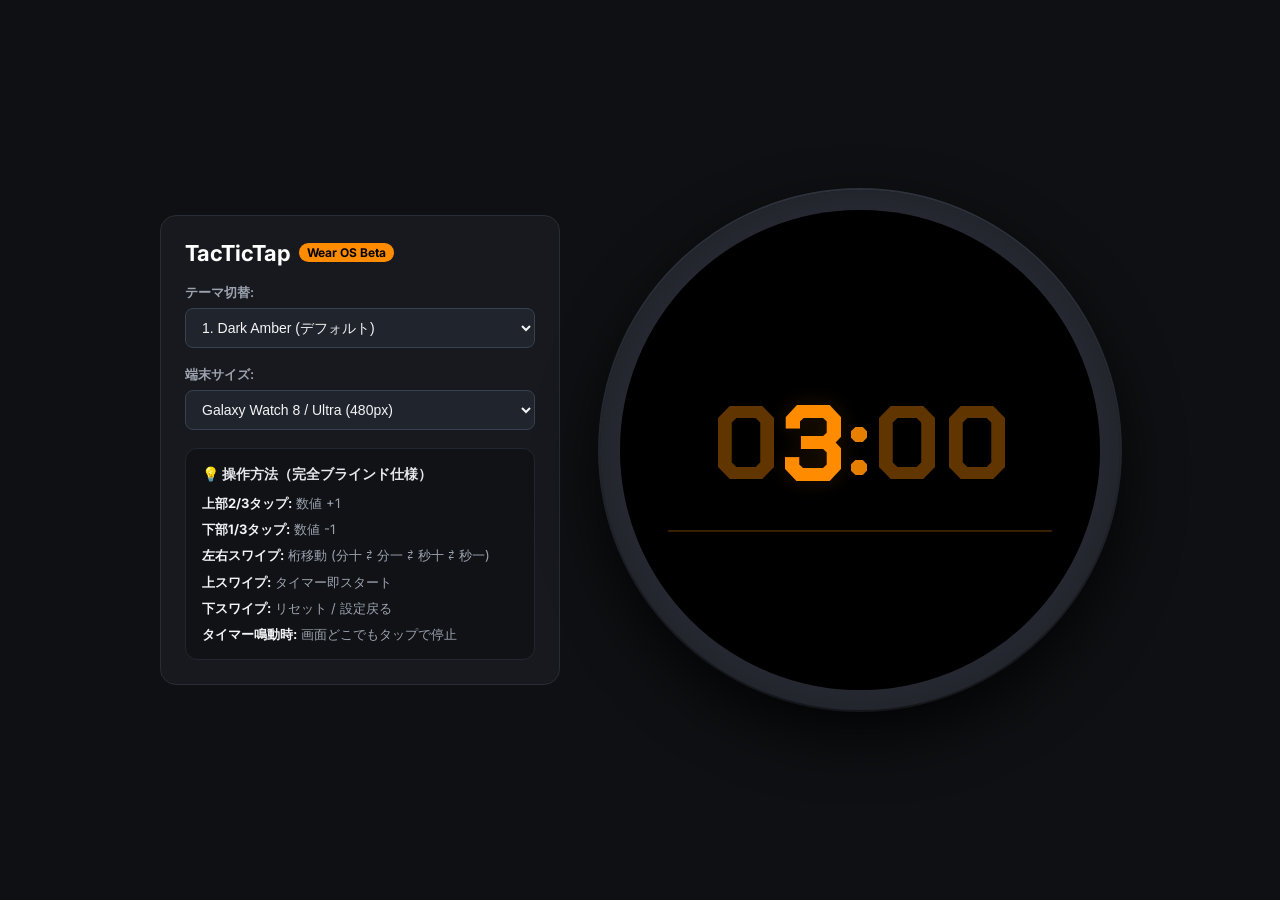
<file: projects/galaxy-watch-timer/app/static/index.html>
<!DOCTYPE html>
<html lang="ja">
<head>
  <meta charset="UTF-8">
  <meta name="viewport" content="width=device-width, initial-scale=1.0, user-scalable=no">
  <title>TacTicTap (タク・ティック・タップ) - Wear OS Simulator & Beta</title>
  <link rel="stylesheet" href="style.css">
</head>
<body class="theme-dark-orange">
  <div class="simulator-container">
    <div class="control-panel">
      <h1>TacTicTap <span>Wear OS Beta</span></h1>
      <div class="theme-selector">
        <label>テーマ切替:</label>
        <select id="themeSelect">
          <option value="theme-dark-orange">1. Dark Amber (デフォルト)</option>
          <option value="theme-dark-green">2. Dark Cyber Green</option>
          <option value="theme-dark-mono">3. Dark Monochrome</option>
          <option value="theme-light-amber">4. Light Refined Amber</option>
          <option value="theme-light-green">5. Light Emerald Green</option>
          <option value="theme-light-mono">6. Light Charcoal</option>
        </select>
      </div>
      <div class="device-selector">
        <label>端末サイズ:</label>
        <select id="deviceSelect">
          <option value="480">Galaxy Watch 8 / Ultra (480px)</option>
          <option value="450">Pixel Watch 3 (450px)</option>
          <option value="432">Galaxy Watch 8 40mm (432px)</option>
        </select>
      </div>
      <div class="guide-box">
        <h3>💡 操作方法（完全ブラインド仕様）</h3>
        <ul>
          <li><strong>上部2/3タップ:</strong> 数値 +1</li>
          <li><strong>下部1/3タップ:</strong> 数値 -1</li>
          <li><strong>左右スワイプ:</strong> 桁移動 (分十 ⇄ 分一 ⇄ 秒十 ⇄ 秒一)</li>
          <li><strong>上スワイプ:</strong> タイマー即スタート</li>
          <li><strong>下スワイプ:</strong> リセット / 設定戻る</li>
          <li><strong>タイマー鳴動時:</strong> 画面どこでもタップで停止</li>
        </ul>
      </div>
    </div>

    <!-- Smart Watch Hardware Mock -->
    <div class="watch-hardware" id="watchHardware">
      <div class="watch-bezel">
        <!-- Watch Screen (480x480 native circle) -->
        <div class="watch-screen" id="watchScreen">
          
          <!-- State: SETUP MODE -->
          <div class="screen-view active" id="viewSetup">
            <!-- Subtle hairline dividing upper 2/3 and lower 1/3 -->
            <div class="tap-divider"></div>

            <div class="digits-display">
              <span class="digit-col" data-col="0" id="digit-m10">0</span>
              <span class="digit-col" data-col="1" id="digit-m1">3</span>
              <span class="colon">:</span>
              <span class="digit-col" data-col="2" id="digit-s10">0</span>
              <span class="digit-col" data-col="3" id="digit-s1">0</span>
            </div>

            <!-- Tap feedback animations -->
            <div class="ripple-overlay" id="rippleOverlay"></div>
          </div>

          <!-- State: RUNNING MODE -->
          <div class="screen-view" id="viewRunning">
            <div class="digits-display running">
              <span id="run-digits">03:00</span>
            </div>
            <!-- Progress Arc / Ring indicator -->
            <svg class="progress-ring" viewBox="0 0 480 480">
              <circle class="ring-bg" cx="240" cy="240" r="230"></circle>
              <circle class="ring-bar" id="ringBar" cx="240" cy="240" r="230"></circle>
            </svg>
          </div>

          <!-- State: ALARM ALARMING MODE -->
          <div class="screen-view" id="viewAlarm">
            <div class="alarm-pulse-bg"></div>
            <div class="digits-display alarm">
              <span id="alarm-digits">00:00</span>
            </div>
            <div class="alarm-hint">TAP TO STOP</div>
          </div>

        </div>
      </div>
    </div>
  </div>

  <script src="app.js"></script>
</body>
</html>
</file>
<file: projects/galaxy-watch-timer/app/static/style.css>
/* TacTicTap Design System */
@import url('https://fonts.googleapis.com/css2?family=Chakra+Petch:wght@600;700&family=Inter:wght@400;600&display=swap');

:root {
  --bg-color: #000000;
  --active-fg: #ff8c00;
  --inactive-fg: rgba(255, 140, 0, 0.40);
  --hairline: rgba(255, 140, 0, 0.22);
  --ring-bg: rgba(255, 140, 0, 0.15);
  --ring-fg: #ff8c00;
  --font-family: 'Chakra Petch', -apple-system, sans-serif;
  --watch-dim: 480px;
}

/* 6 Themes */
body.theme-dark-orange {
  --bg-color: #000000;
  --active-fg: #ff8c00;
  --inactive-fg: rgba(255, 140, 0, 0.38);
  --hairline: rgba(255, 140, 0, 0.22);
  --ring-bg: rgba(255, 140, 0, 0.15);
  --ring-fg: #ff8c00;
}

body.theme-dark-green {
  --bg-color: #000000;
  --active-fg: #00ff6e;
  --inactive-fg: rgba(0, 255, 110, 0.38);
  --hairline: rgba(0, 255, 110, 0.22);
  --ring-bg: rgba(0, 255, 110, 0.15);
  --ring-fg: #00ff6e;
}

body.theme-dark-mono {
  --bg-color: #000000;
  --active-fg: #ffffff;
  --inactive-fg: rgba(255, 255, 255, 0.38);
  --hairline: rgba(255, 255, 255, 0.22);
  --ring-bg: rgba(255, 255, 255, 0.15);
  --ring-fg: #ffffff;
}

body.theme-light-amber {
  --bg-color: #f7f7f9;
  --active-fg: #e16400;
  --inactive-fg: rgba(225, 100, 0, 0.40);
  --hairline: rgba(225, 100, 0, 0.25);
  --ring-bg: rgba(225, 100, 0, 0.12);
  --ring-fg: #e16400;
}

body.theme-light-green {
  --bg-color: #f7f7f9;
  --active-fg: #00a855;
  --inactive-fg: rgba(0, 168, 85, 0.40);
  --hairline: rgba(0, 168, 85, 0.25);
  --ring-bg: rgba(0, 168, 85, 0.12);
  --ring-fg: #00a855;
}

body.theme-light-mono {
  --bg-color: #f7f7f9;
  --active-fg: #1a1c20;
  --inactive-fg: rgba(26, 28, 32, 0.38);
  --hairline: rgba(26, 28, 32, 0.22);
  --ring-bg: rgba(26, 28, 32, 0.12);
  --ring-fg: #1a1c20;
}

* {
  box-sizing: border-box;
  margin: 0;
  padding: 0;
  user-select: none;
  -webkit-user-select: none;
}

body {
  font-family: 'Inter', -apple-system, sans-serif;
  background-color: #0e1013;
  color: #d1d5db;
  min-height: 100vh;
  display: flex;
  align-items: center;
  justify-content: center;
  overflow-x: hidden;
}

.simulator-container {
  display: flex;
  flex-direction: row;
  align-items: center;
  justify-content: center;
  gap: 40px;
  padding: 24px;
  max-width: 1100px;
  width: 100%;
}

.control-panel {
  flex: 1;
  max-width: 400px;
  background: #17191e;
  border: 1px solid #282c34;
  border-radius: 16px;
  padding: 24px;
  display: flex;
  flex-direction: column;
  gap: 18px;
}

.control-panel h1 {
  font-size: 22px;
  font-weight: 700;
  color: #ffffff;
  display: flex;
  align-items: center;
  gap: 8px;
}

.control-panel h1 span {
  font-size: 12px;
  background: #ff8c00;
  color: #000;
  padding: 2px 8px;
  border-radius: 12px;
  font-weight: 700;
}

.theme-selector, .device-selector {
  display: flex;
  flex-direction: column;
  gap: 6px;
}

label {
  font-size: 13px;
  font-weight: 600;
  color: #9ca3af;
}

select {
  background: #20242c;
  color: #f3f4f6;
  border: 1px solid #374151;
  padding: 10px 12px;
  border-radius: 8px;
  font-size: 14px;
  cursor: pointer;
  outline: none;
}

.guide-box {
  background: #101216;
  border: 1px solid #222630;
  border-radius: 12px;
  padding: 16px;
}

.guide-box h3 {
  font-size: 14px;
  margin-bottom: 10px;
  color: #e5e7eb;
}

.guide-box ul {
  list-style: none;
  display: flex;
  flex-direction: column;
  gap: 8px;
  font-size: 13px;
  line-height: 1.4;
  color: #9ca3af;
}

.guide-box li strong {
  color: #f3f4f6;
}

/* Watch Hardware Shell */
.watch-hardware {
  position: relative;
  display: flex;
  align-items: center;
  justify-content: center;
}

.watch-bezel {
  width: calc(var(--watch-dim) + 40px);
  height: calc(var(--watch-dim) + 40px);
  background: radial-gradient(circle, #252830 65%, #15171c 100%);
  border-radius: 50%;
  padding: 20px;
  box-shadow: 0 25px 60px rgba(0, 0, 0, 0.8), 0 0 0 2px #353a45;
  display: flex;
  align-items: center;
  justify-content: center;
  position: relative;
}

/* Native Circular Display */
.watch-screen {
  width: var(--watch-dim);
  height: var(--watch-dim);
  background-color: var(--bg-color);
  border-radius: 50%;
  position: relative;
  overflow: hidden;
  touch-action: none;
  cursor: pointer;
  box-shadow: inset 0 0 12px rgba(0, 0, 0, 0.7);
  transition: background-color 0.25s ease;
}

/* Screen Views */
.screen-view {
  position: absolute;
  top: 0;
  left: 0;
  width: 100%;
  height: 100%;
  display: none;
  align-items: center;
  justify-content: center;
  pointer-events: auto;
}

.screen-view.active {
  display: flex;
}

/* Hairline dividing Top 2/3 and Bottom 1/3 */
.tap-divider {
  position: absolute;
  left: 10%;
  right: 10%;
  top: 66.666%;
  height: 2px;
  background-color: var(--hairline);
  pointer-events: none;
  transition: background-color 0.25s ease;
}

/* Huge Bold Digits Display */
.digits-display {
  display: flex;
  align-items: center;
  justify-content: center;
  font-family: var(--font-family);
  font-size: 104px;
  font-weight: 700;
  letter-spacing: -2px;
  width: 100%;
  text-align: center;
  transform: translateY(-5%);
}

.digit-col {
  display: inline-block;
  color: var(--inactive-fg);
  padding: 0 2px;
  transition: color 0.15s ease, transform 0.1s ease;
}

.digit-col.selected {
  color: var(--active-fg);
  text-shadow: 0 0 20px var(--ring-bg);
  transform: scale(1.04);
}

.colon {
  color: var(--active-fg);
  margin: 0 2px;
  opacity: 0.9;
  transform: translateY(-4px);
}

/* Running Mode */
.digits-display.running {
  color: var(--active-fg);
  font-size: 110px;
  transform: translateY(0);
}

.progress-ring {
  position: absolute;
  top: 0;
  left: 0;
  width: 100%;
  height: 100%;
  transform: rotate(-90deg);
  pointer-events: none;
}

.ring-bg {
  fill: none;
  stroke: var(--ring-bg);
  stroke-width: 6;
}

.ring-bar {
  fill: none;
  stroke: var(--ring-fg);
  stroke-width: 6;
  stroke-dasharray: 1445; /* 2 * PI * 230 */
  stroke-dashoffset: 0;
  stroke-linecap: round;
}

/* Alarm State */
.alarm-pulse-bg {
  position: absolute;
  width: 100%;
  height: 100%;
  border-radius: 50%;
  background-color: var(--active-fg);
  opacity: 0;
  animation: pulse-ring 1s infinite alternate ease-in-out;
}

@keyframes pulse-ring {
  0% { opacity: 0.08; transform: scale(0.95); }
  100% { opacity: 0.35; transform: scale(1.05); }
}

.digits-display.alarm {
  color: var(--active-fg);
  font-size: 115px;
  animation: flash 0.6s infinite alternate ease-in-out;
}

@keyframes flash {
  0% { opacity: 0.4; }
  100% { opacity: 1; }
}

.alarm-hint {
  position: absolute;
  bottom: 22%;
  font-size: 14px;
  font-weight: 700;
  letter-spacing: 2px;
  color: var(--active-fg);
  opacity: 0.8;
}

/* Touch Feedback */
.ripple-overlay {
  position: absolute;
  top: 0;
  left: 0;
  width: 100%;
  height: 100%;
  pointer-events: none;
}

.ripple {
  position: absolute;
  border-radius: 50%;
  transform: scale(0);
  background: radial-gradient(circle, var(--active-fg) 0%, transparent 70%);
  opacity: 0.5;
  animation: ripple-anim 0.35s ease-out;
}

@keyframes ripple-anim {
  to {
    transform: scale(3);
    opacity: 0;
  }
}
</file>
